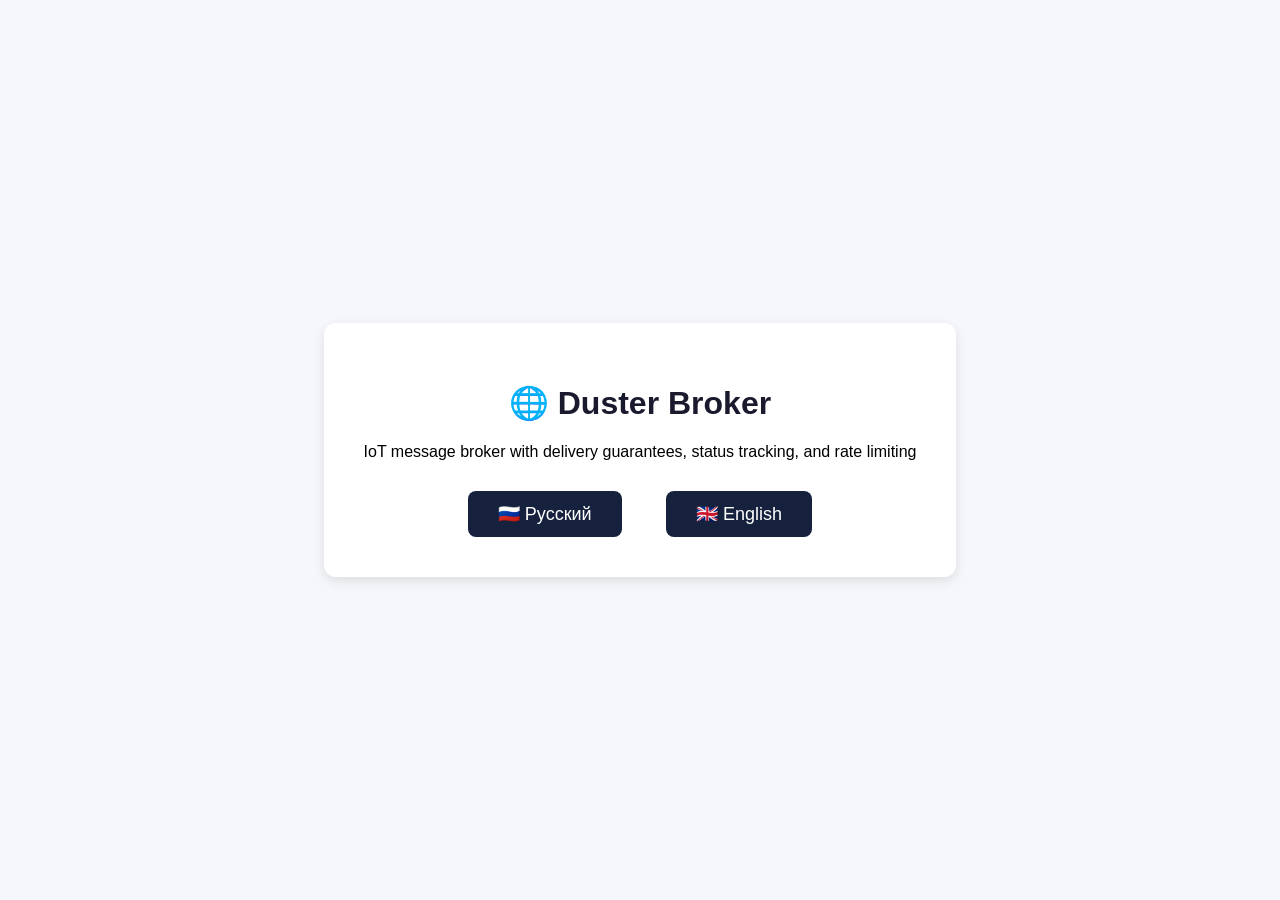
<file: docs/index.html>
<!DOCTYPE html>
<html lang="en">
<head>
    <meta charset="UTF-8">
    <meta name="viewport" content="width=device-width, initial-scale=1.0">
    <title>Duster Broker — IoT message broker with delivery guarantees</title>
    <style>
        body { font-family: Arial, sans-serif; background: #f5f7fa; display: flex; justify-content: center; align-items: center; height: 100vh; margin: 0; }
        .container { text-align: center; background: white; padding: 40px; border-radius: 12px; box-shadow: 0 4px 12px rgba(0,0,0,0.1); }
        h1 { color: #1a1a2e; }
        .lang-links { margin-top: 30px; }
        .lang-links a { display: inline-block; margin: 0 20px; padding: 12px 30px; background: #16213e; color: white; text-decoration: none; border-radius: 8px; font-size: 18px; transition: background 0.3s; }
        .lang-links a:hover { background: #0f3460; }
    </style>
</head>
<body>
<div class="container">
    <h1>🌐 Duster Broker</h1>
    <p>IoT message broker with delivery guarantees, status tracking, and rate limiting</p>
    <div class="lang-links">
        <a href="ru/">🇷🇺 Русский</a>
        <a href="en/">🇬🇧 English</a>
    </div>
</div>
</body>
</html>
</file>
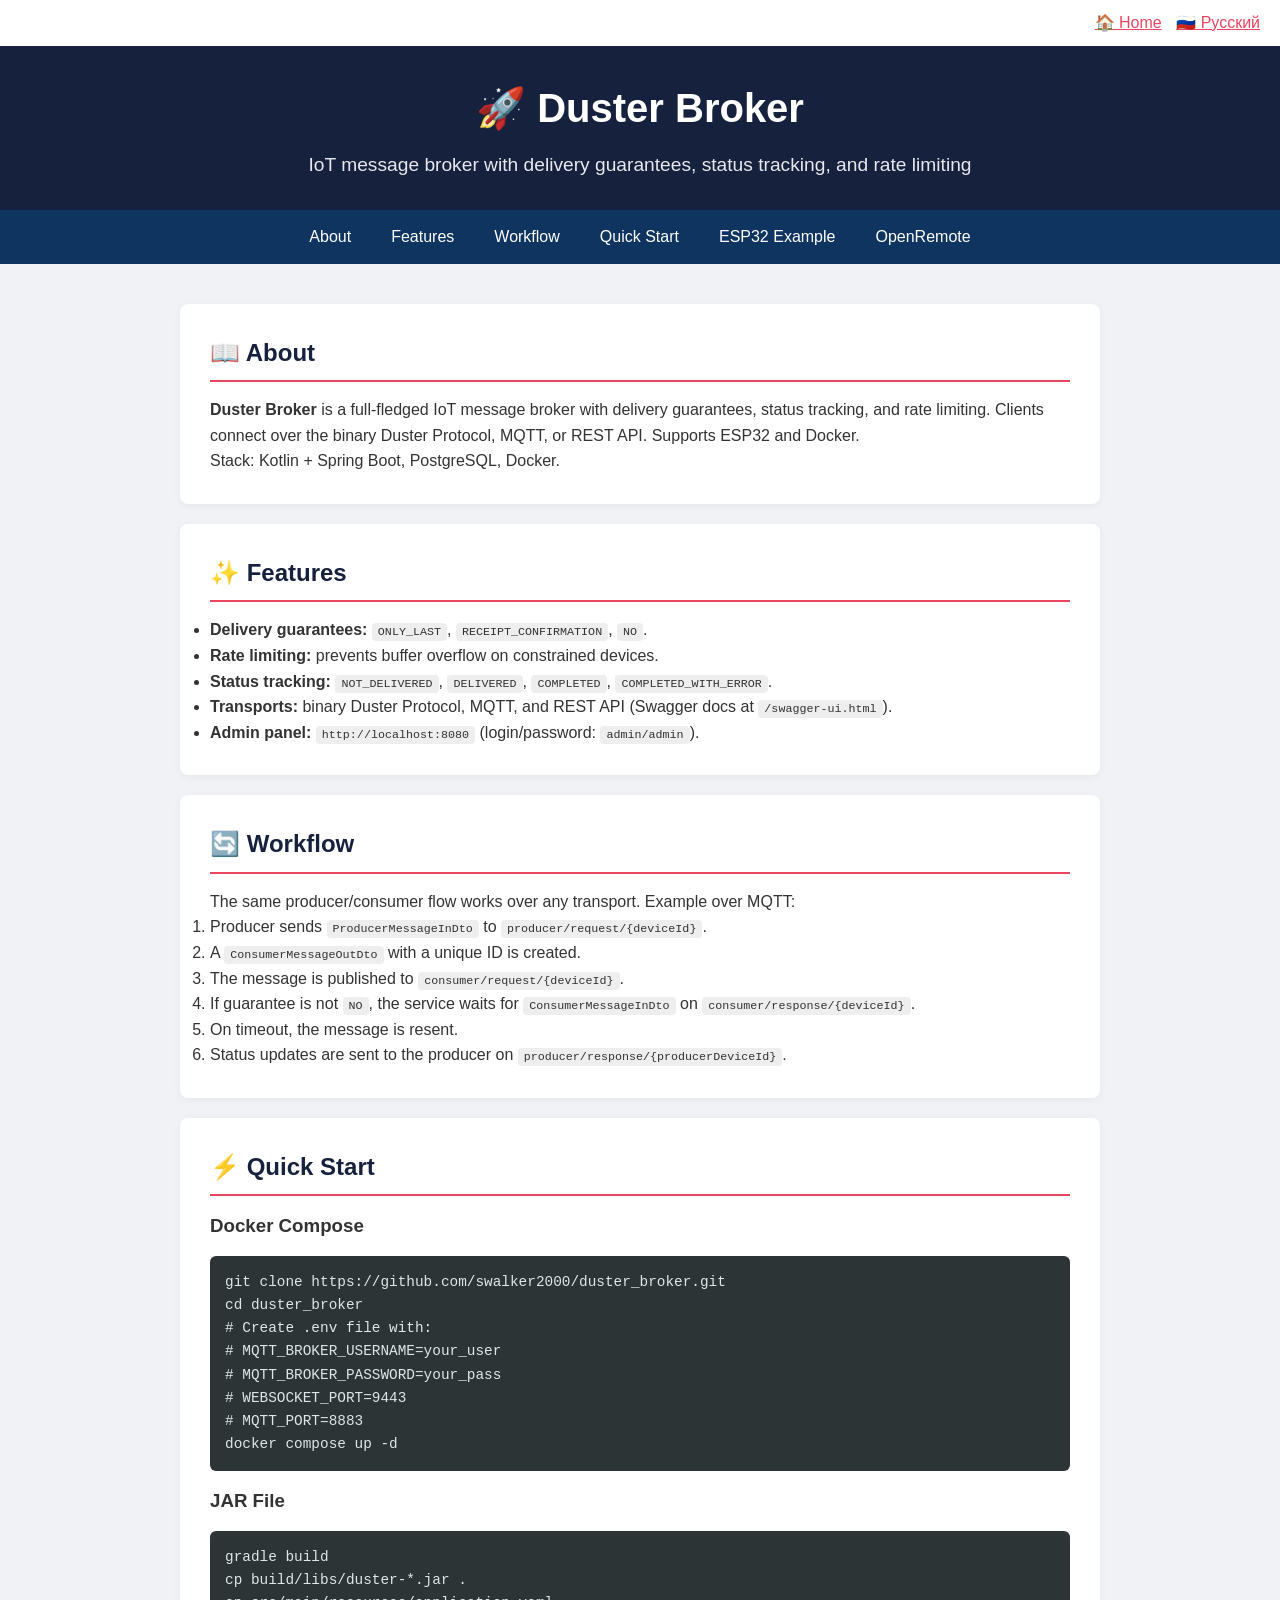
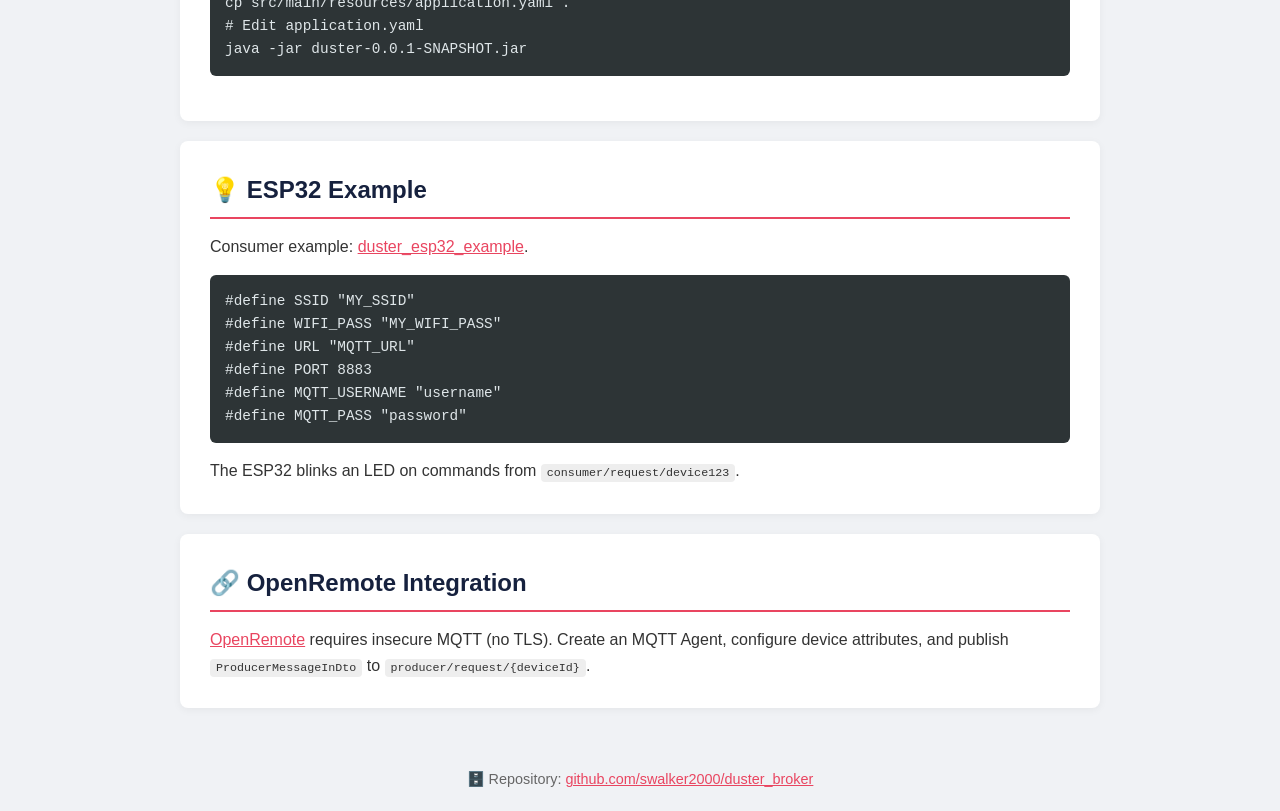
<file: docs/en/index.html>
<!DOCTYPE html>
<html lang="en">
<head>
    <meta charset="UTF-8">
    <meta name="viewport" content="width=device-width, initial-scale=1.0">
    <title>Duster Broker — IoT message broker with delivery guarantees</title>
    <link rel="stylesheet" href="../css/style.css">
</head>
<body>
<div class="lang-switch">
    <a href="../">🏠 Home</a>
    <a href="../ru/">🇷🇺 Русский</a>
</div>
<header>
    <h1>🚀 Duster Broker</h1>
    <p>IoT message broker with delivery guarantees, status tracking, and rate limiting</p>
</header>
<nav>
    <a href="#about">About</a>
    <a href="#features">Features</a>
    <a href="#workflow">Workflow</a>
    <a href="#quickstart">Quick Start</a>
    <a href="#esp32">ESP32 Example</a>
    <a href="#openremote">OpenRemote</a>
</nav>
<div class="container">
    <section id="about">
        <h2>📖 About</h2>
        <p><strong>Duster Broker</strong> is a full-fledged IoT message broker with delivery guarantees, status tracking, and rate limiting. Clients connect over the binary Duster Protocol, MQTT, or REST API. Supports ESP32 and Docker.</p>
        <p>Stack: Kotlin + Spring Boot, PostgreSQL, Docker.</p>
    </section>
    <section id="features">
        <h2>✨ Features</h2>
        <ul>
            <li><strong>Delivery guarantees:</strong> <code>ONLY_LAST</code>, <code>RECEIPT_CONFIRMATION</code>, <code>NO</code>.</li>
            <li><strong>Rate limiting:</strong> prevents buffer overflow on constrained devices.</li>
            <li><strong>Status tracking:</strong> <code>NOT_DELIVERED</code>, <code>DELIVERED</code>, <code>COMPLETED</code>, <code>COMPLETED_WITH_ERROR</code>.</li>
            <li><strong>Transports:</strong> binary Duster Protocol, MQTT, and REST API (Swagger docs at <code>/swagger-ui.html</code>).</li>
            <li><strong>Admin panel:</strong> <code>http://localhost:8080</code> (login/password: <code>admin/admin</code>).</li>
        </ul>
    </section>
    <section id="workflow">
        <h2>🔄 Workflow</h2>
        <p>The same producer/consumer flow works over any transport. Example over MQTT:</p>
        <ol>
            <li>Producer sends <code>ProducerMessageInDto</code> to <code>producer/request/{deviceId}</code>.</li>
            <li>A <code>ConsumerMessageOutDto</code> with a unique ID is created.</li>
            <li>The message is published to <code>consumer/request/{deviceId}</code>.</li>
            <li>If guarantee is not <code>NO</code>, the service waits for <code>ConsumerMessageInDto</code> on <code>consumer/response/{deviceId}</code>.</li>
            <li>On timeout, the message is resent.</li>
            <li>Status updates are sent to the producer on <code>producer/response/{producerDeviceId}</code>.</li>
        </ol>
    </section>
    <section id="quickstart">
        <h2>⚡ Quick Start</h2>
        <h3>Docker Compose</h3>
        <pre>
git clone https://github.com/swalker2000/duster_broker.git
cd duster_broker
# Create .env file with:
# MQTT_BROKER_USERNAME=your_user
# MQTT_BROKER_PASSWORD=your_pass
# WEBSOCKET_PORT=9443
# MQTT_PORT=8883
docker compose up -d</pre>
        <h3>JAR File</h3>
        <pre>
gradle build
cp build/libs/duster-*.jar .
cp src/main/resources/application.yaml .
# Edit application.yaml
java -jar duster-0.0.1-SNAPSHOT.jar</pre>
    </section>
    <section id="esp32">
        <h2>💡 ESP32 Example</h2>
        <p>Consumer example: <a href="https://github.com/swalker2000/duster_esp32_example" target="_blank">duster_esp32_example</a>.</p>
        <pre>
#define SSID "MY_SSID"
#define WIFI_PASS "MY_WIFI_PASS"
#define URL "MQTT_URL"
#define PORT 8883
#define MQTT_USERNAME "username"
#define MQTT_PASS "password"</pre>
        <p>The ESP32 blinks an LED on commands from <code>consumer/request/device123</code>.</p>
    </section>
    <section id="openremote">
        <h2>🔗 OpenRemote Integration</h2>
        <p><a href="https://github.com/openremote/openremote" target="_blank">OpenRemote</a> requires insecure MQTT (no TLS). Create an MQTT Agent, configure device attributes, and publish <code>ProducerMessageInDto</code> to <code>producer/request/{deviceId}</code>.</p>
    </section>
</div>
<div class="footer">
    <p>🗄️ Repository: <a href="https://github.com/swalker2000/duster_broker" target="_blank">github.com/swalker2000/duster_broker</a></p>
</div>
</body>
</html>
</file>
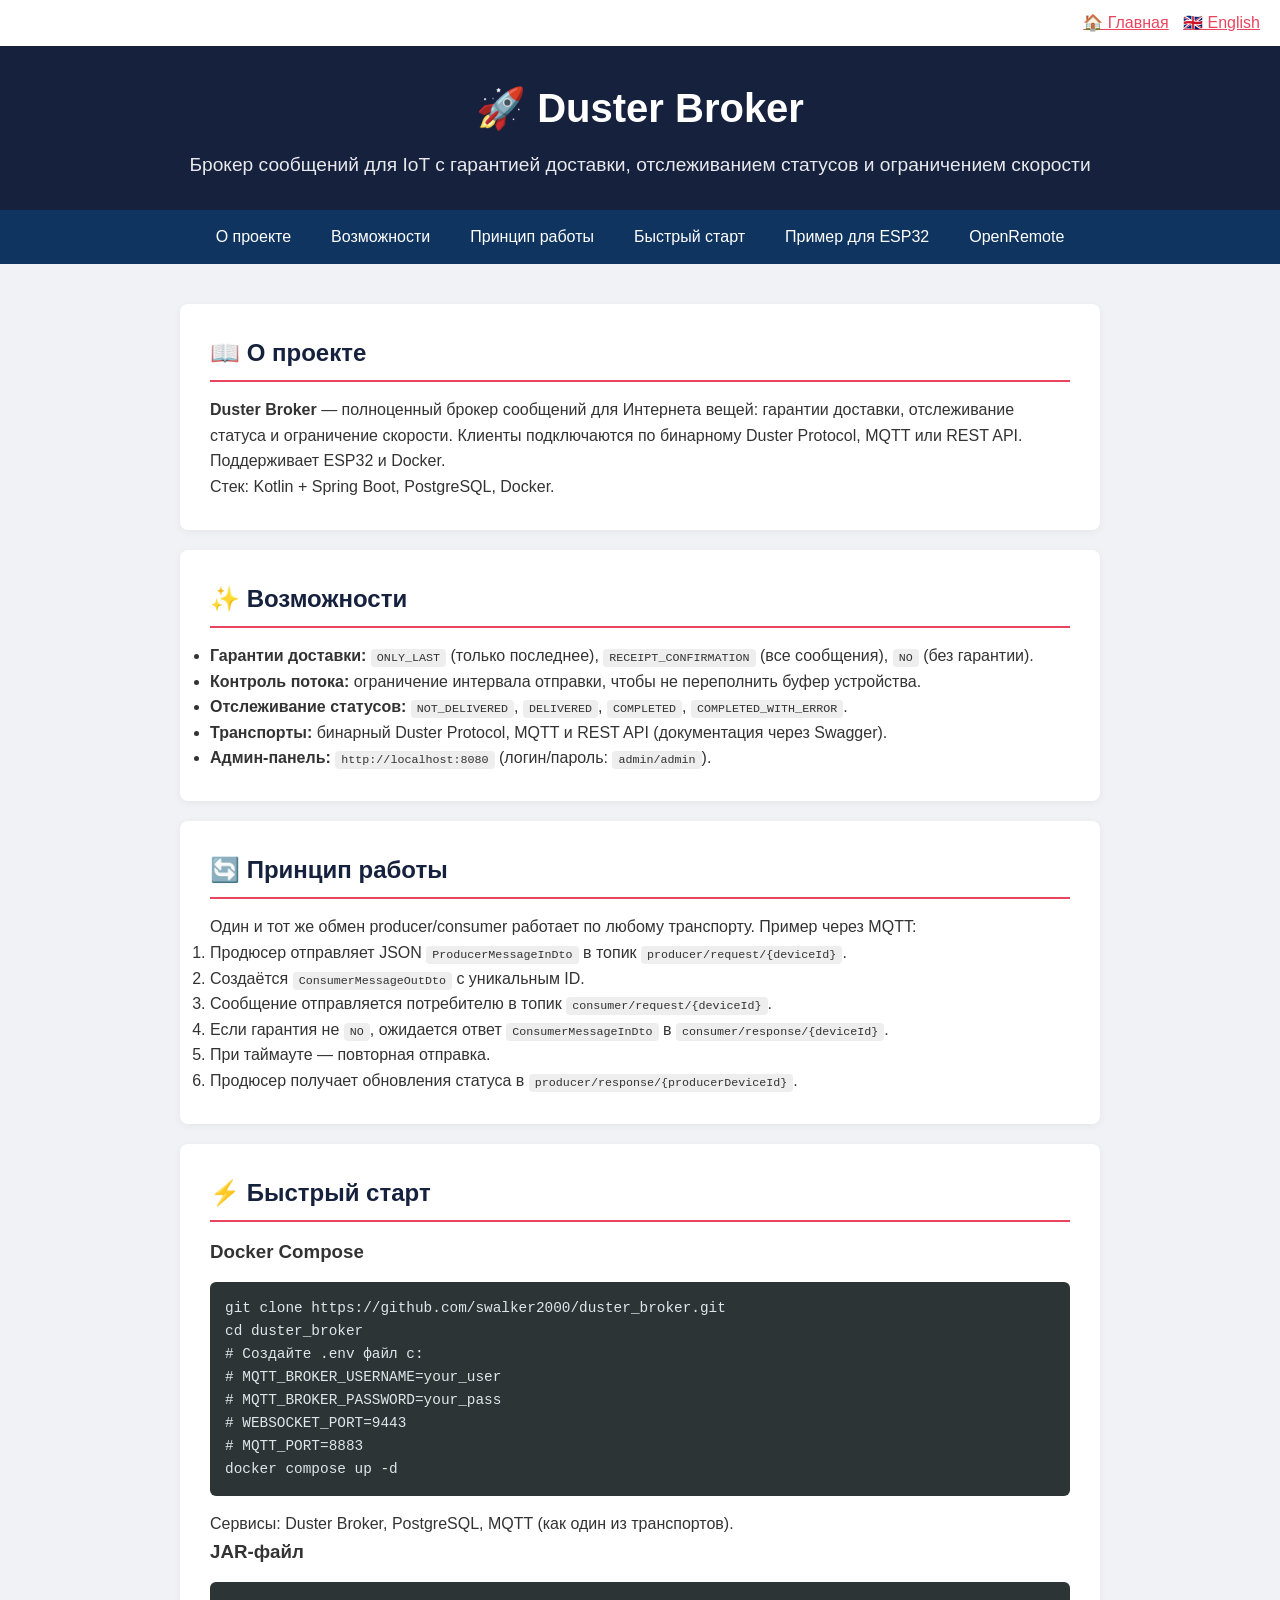
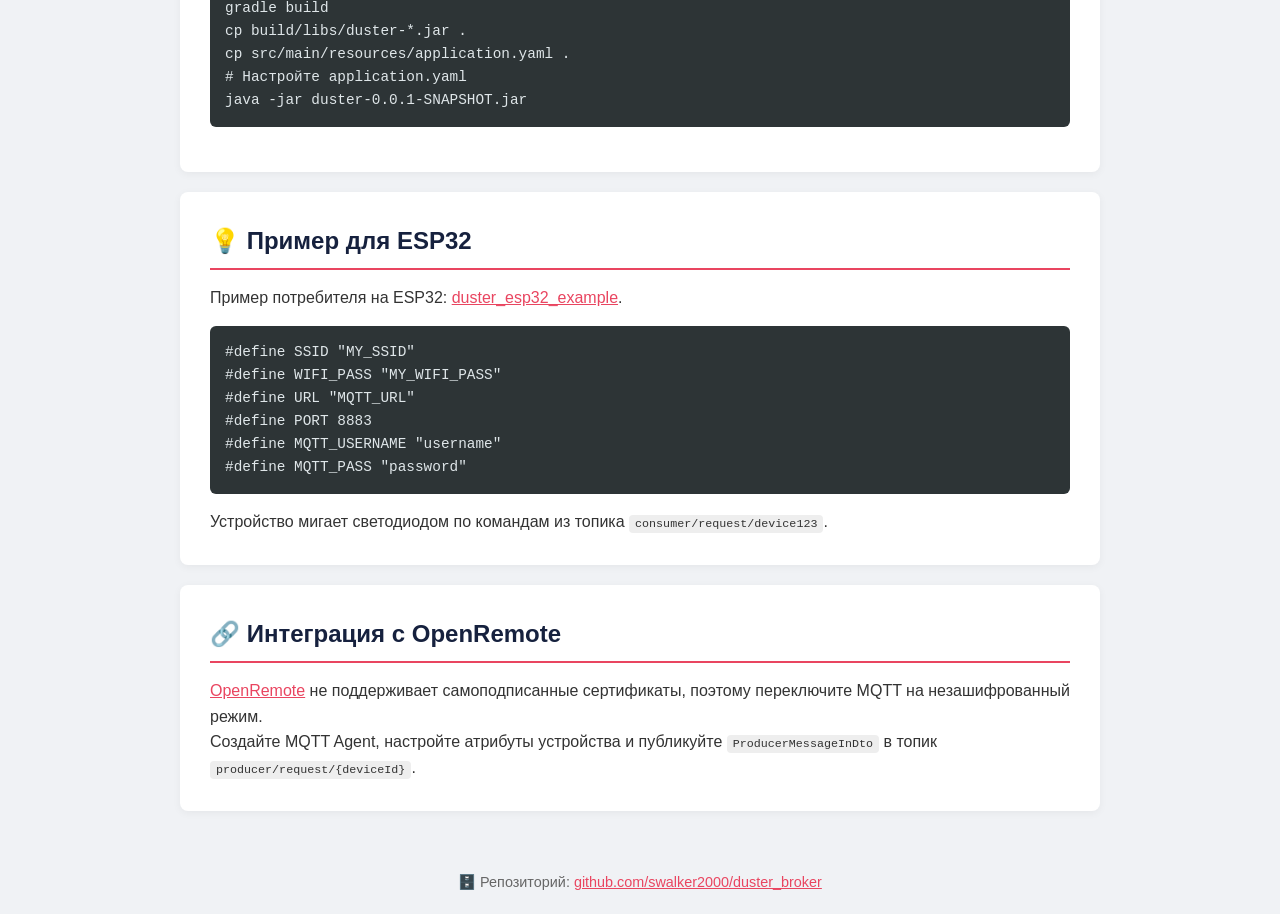
<file: docs/ru/index.html>
<!DOCTYPE html>
<html lang="ru">
<head>
    <meta charset="UTF-8">
    <meta name="viewport" content="width=device-width, initial-scale=1.0">
    <title>Duster Broker — IoT-брокер с гарантией доставки</title>
    <link rel="stylesheet" href="../css/style.css">
</head>
<body>
<div class="lang-switch">
    <a href="../">🏠 Главная</a>
    <a href="../en/">🇬🇧 English</a>
</div>
<header>
    <h1>🚀 Duster Broker</h1>
    <p>Брокер сообщений для IoT с гарантией доставки, отслеживанием статусов и ограничением скорости</p>
</header>
<nav>
    <a href="#about">О проекте</a>
    <a href="#features">Возможности</a>
    <a href="#workflow">Принцип работы</a>
    <a href="#quickstart">Быстрый старт</a>
    <a href="#esp32">Пример для ESP32</a>
    <a href="#openremote">OpenRemote</a>
</nav>
<div class="container">
    <section id="about">
        <h2>📖 О проекте</h2>
        <p><strong>Duster Broker</strong> — полноценный брокер сообщений для Интернета вещей: гарантии доставки, отслеживание статуса и ограничение скорости. Клиенты подключаются по бинарному Duster Protocol, MQTT или REST API. Поддерживает ESP32 и Docker.</p>
        <p>Стек: Kotlin + Spring Boot, PostgreSQL, Docker.</p>
    </section>
    <section id="features">
        <h2>✨ Возможности</h2>
        <ul>
            <li><strong>Гарантии доставки:</strong> <code>ONLY_LAST</code> (только последнее), <code>RECEIPT_CONFIRMATION</code> (все сообщения), <code>NO</code> (без гарантии).</li>
            <li><strong>Контроль потока:</strong> ограничение интервала отправки, чтобы не переполнить буфер устройства.</li>
            <li><strong>Отслеживание статусов:</strong> <code>NOT_DELIVERED</code>, <code>DELIVERED</code>, <code>COMPLETED</code>, <code>COMPLETED_WITH_ERROR</code>.</li>
            <li><strong>Транспорты:</strong> бинарный Duster Protocol, MQTT и REST API (документация через Swagger).</li>
            <li><strong>Админ-панель:</strong> <code>http://localhost:8080</code> (логин/пароль: <code>admin/admin</code>).</li>
        </ul>
    </section>
    <section id="workflow">
        <h2>🔄 Принцип работы</h2>
        <p>Один и тот же обмен producer/consumer работает по любому транспорту. Пример через MQTT:</p>
        <ol>
            <li>Продюсер отправляет JSON <code>ProducerMessageInDto</code> в топик <code>producer/request/{deviceId}</code>.</li>
            <li>Создаётся <code>ConsumerMessageOutDto</code> с уникальным ID.</li>
            <li>Сообщение отправляется потребителю в топик <code>consumer/request/{deviceId}</code>.</li>
            <li>Если гарантия не <code>NO</code>, ожидается ответ <code>ConsumerMessageInDto</code> в <code>consumer/response/{deviceId}</code>.</li>
            <li>При таймауте — повторная отправка.</li>
            <li>Продюсер получает обновления статуса в <code>producer/response/{producerDeviceId}</code>.</li>
        </ol>
    </section>
    <section id="quickstart">
        <h2>⚡ Быстрый старт</h2>
        <h3>Docker Compose</h3>
        <pre>
git clone https://github.com/swalker2000/duster_broker.git
cd duster_broker
# Создайте .env файл с:
# MQTT_BROKER_USERNAME=your_user
# MQTT_BROKER_PASSWORD=your_pass
# WEBSOCKET_PORT=9443
# MQTT_PORT=8883
docker compose up -d</pre>
        <p>Сервисы: Duster Broker, PostgreSQL, MQTT (как один из транспортов).</p>
        <h3>JAR-файл</h3>
        <pre>
gradle build
cp build/libs/duster-*.jar .
cp src/main/resources/application.yaml .
# Настройте application.yaml
java -jar duster-0.0.1-SNAPSHOT.jar</pre>
    </section>
    <section id="esp32">
        <h2>💡 Пример для ESP32</h2>
        <p>Пример потребителя на ESP32: <a href="https://github.com/swalker2000/duster_esp32_example" target="_blank">duster_esp32_example</a>.</p>
        <pre>
#define SSID "MY_SSID"
#define WIFI_PASS "MY_WIFI_PASS"
#define URL "MQTT_URL"
#define PORT 8883
#define MQTT_USERNAME "username"
#define MQTT_PASS "password"</pre>
        <p>Устройство мигает светодиодом по командам из топика <code>consumer/request/device123</code>.</p>
    </section>
    <section id="openremote">
        <h2>🔗 Интеграция с OpenRemote</h2>
        <p><a href="https://github.com/openremote/openremote" target="_blank">OpenRemote</a> не поддерживает самоподписанные сертификаты, поэтому переключите MQTT на незашифрованный режим.</p>
        <p>Создайте MQTT Agent, настройте атрибуты устройства и публикуйте <code>ProducerMessageInDto</code> в топик <code>producer/request/{deviceId}</code>.</p>
    </section>
</div>
<div class="footer">
    <p>🗄️ Репозиторий: <a href="https://github.com/swalker2000/duster_broker" target="_blank">github.com/swalker2000/duster_broker</a></p>
</div>
</body>
</html>
</file>
<file: docs/css/style.css>
* { box-sizing: border-box; margin: 0; padding: 0; }
body { font-family: 'Segoe UI', Tahoma, Geneva, Verdana, sans-serif; background: #f0f2f5; color: #333; line-height: 1.6; }
.container { max-width: 960px; margin: 0 auto; padding: 20px; }
header { background: #16213e; color: white; padding: 30px 0; text-align: center; }
header h1 { font-size: 2.5rem; margin-bottom: 10px; }
header p { font-size: 1.2rem; opacity: 0.9; }
nav { background: #0f3460; display: flex; justify-content: center; flex-wrap: wrap; }
nav a { color: white; text-decoration: none; padding: 14px 20px; display: inline-block; transition: background 0.3s; }
nav a:hover { background: #e94560; }
section { background: white; margin: 20px 0; padding: 30px; border-radius: 8px; box-shadow: 0 2px 8px rgba(0,0,0,0.05); }
h2 { color: #16213e; margin-bottom: 15px; border-bottom: 2px solid #e94560; padding-bottom: 8px; }
pre { background: #2d3436; color: #dfe6e9; padding: 15px; border-radius: 6px; overflow-x: auto; font-size: 0.9rem; margin: 15px 0; }
code { background: #eee; padding: 2px 6px; border-radius: 4px; font-size: 0.9em; }
a { color: #e94560; }
.footer { text-align: center; padding: 20px; color: #666; font-size: 0.9rem; }
.lang-switch { text-align: right; padding: 10px 20px; background: white; }
.lang-switch a { margin-left: 10px; }
@media (max-width: 600px) {
    header h1 { font-size: 1.8rem; }
    nav a { padding: 10px; font-size: 0.9rem; }
}
</file>
